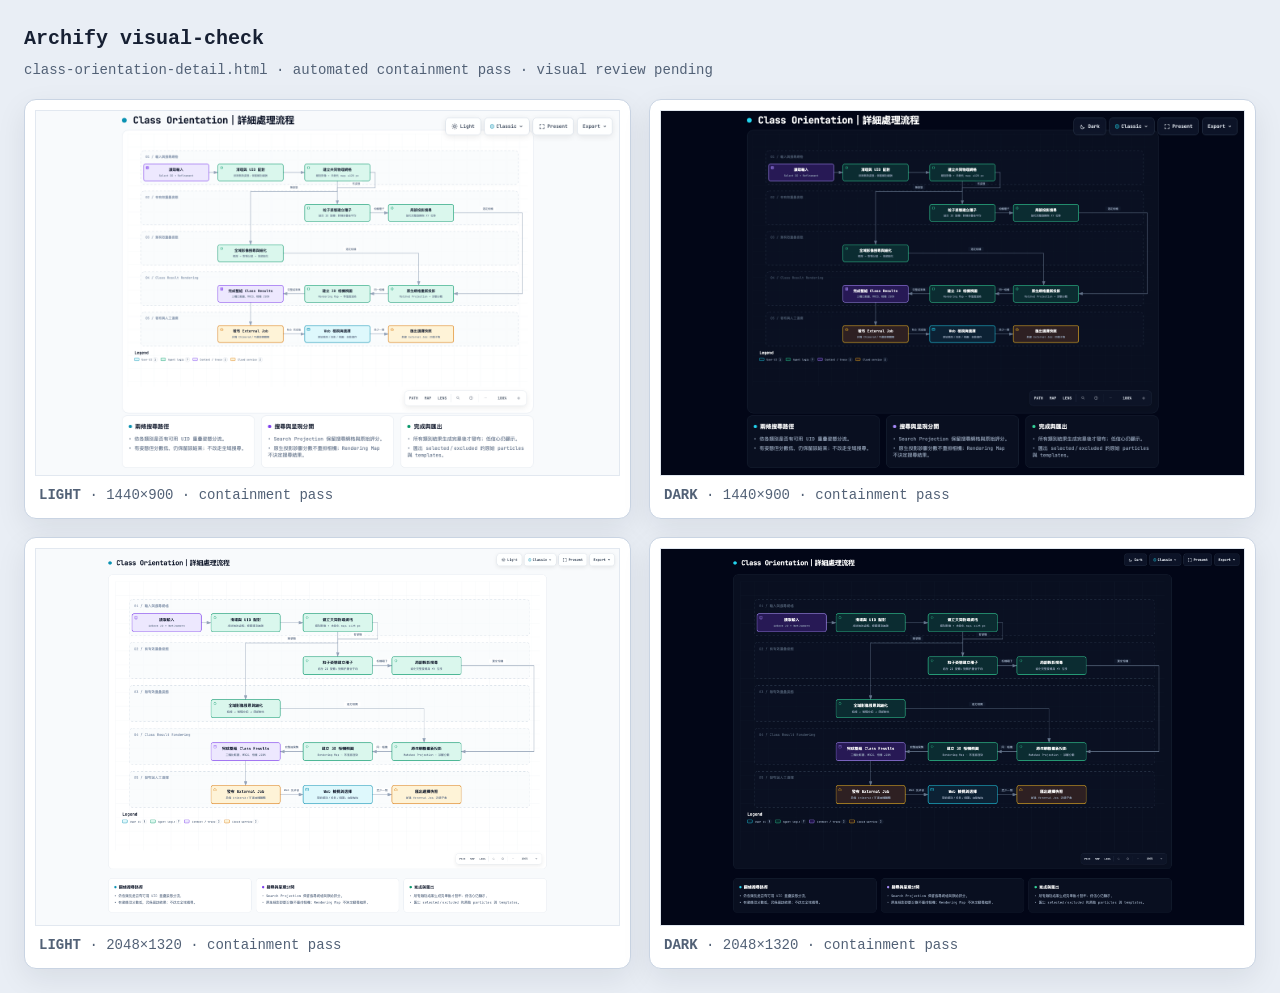
<file: artifacts/class-orientation-detail.visual-check.html>
<!doctype html>
<html lang="en">
<head>
<meta charset="utf-8">
<meta name="viewport" content="width=device-width,initial-scale=1">
<title>Archify visual-check · class-orientation-detail.html</title>
<style>
*{box-sizing:border-box}body{margin:0;padding:24px;background:#e9eef5;color:#172033;font:14px/1.5 ui-monospace,SFMono-Regular,Menlo,Consolas,monospace}header{max-width:1500px;margin:0 auto 18px}h1{margin:0 0 6px;font-size:20px}p{margin:0;color:#526176}.grid{max-width:1500px;margin:auto;display:grid;grid-template-columns:repeat(2,minmax(0,1fr));gap:18px}figure{margin:0;padding:10px;background:white;border:1px solid #c9d4e3;border-radius:12px;box-shadow:0 10px 30px rgba(15,23,42,.08)}img{display:block;width:100%;height:auto;border:1px solid #e2e8f0}figcaption{padding:9px 4px 2px;color:#526176}@media(max-width:900px){.grid{grid-template-columns:1fr}}
</style>
</head>
<body>
<header><h1>Archify visual-check</h1><p>class-orientation-detail.html · automated containment pass · visual review pending</p></header>
<main class="grid">
      <figure>
        <img src="class-orientation-detail.visual-check.1440x900.light.png" alt="light 1440 by 900">
        <figcaption><strong>LIGHT</strong> · 1440×900 · containment pass</figcaption>
      </figure>
      <figure>
        <img src="class-orientation-detail.visual-check.1440x900.dark.png" alt="dark 1440 by 900">
        <figcaption><strong>DARK</strong> · 1440×900 · containment pass</figcaption>
      </figure>
      <figure>
        <img src="class-orientation-detail.visual-check.2048x1320.light.png" alt="light 2048 by 1320">
        <figcaption><strong>LIGHT</strong> · 2048×1320 · containment pass</figcaption>
      </figure>
      <figure>
        <img src="class-orientation-detail.visual-check.2048x1320.dark.png" alt="dark 2048 by 1320">
        <figcaption><strong>DARK</strong> · 2048×1320 · containment pass</figcaption>
      </figure>
</main>
</body>
</html>
</file>
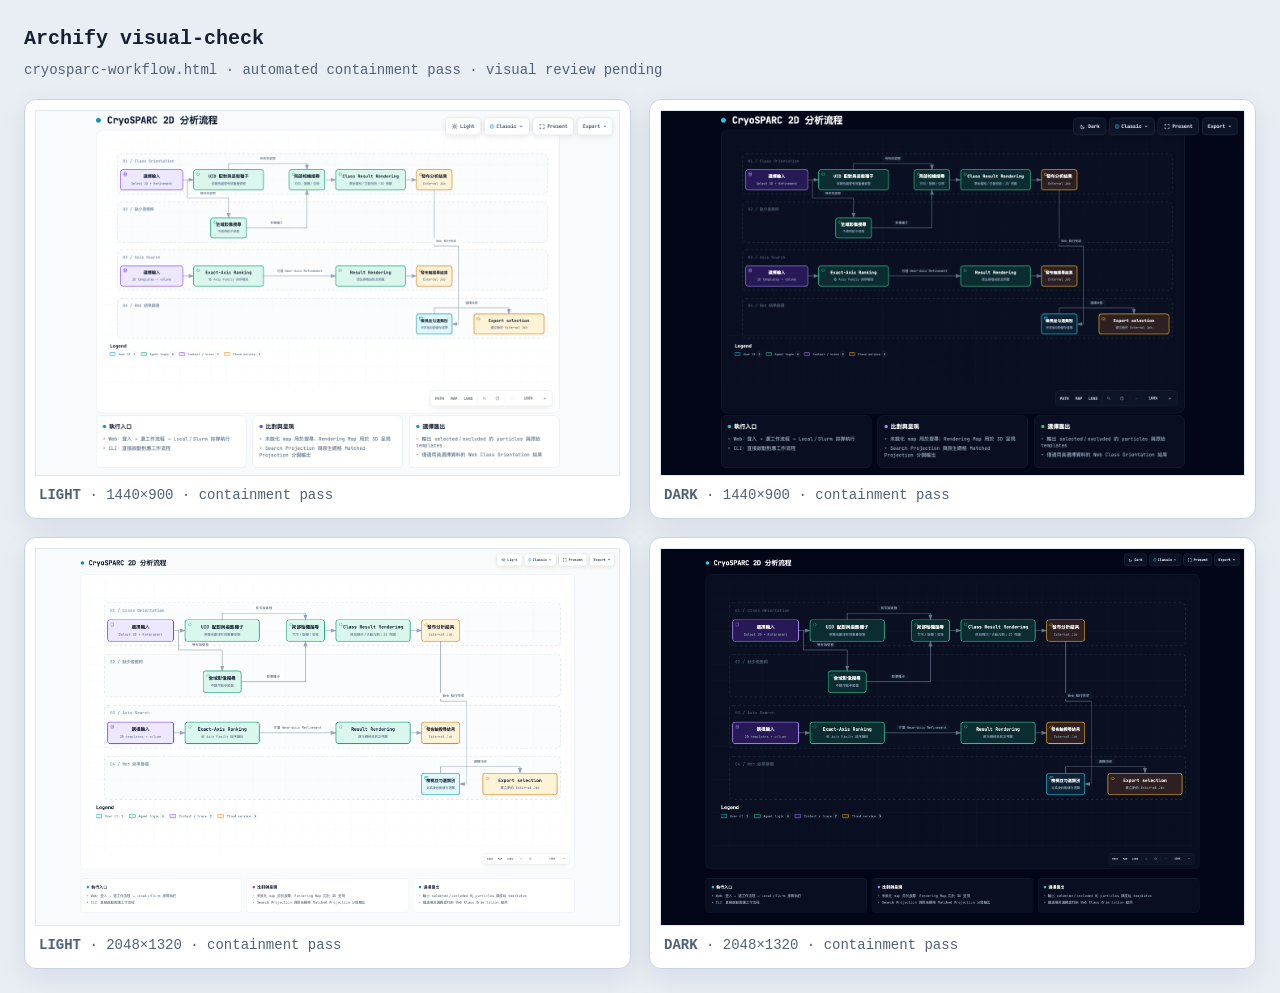
<file: artifacts/cryosparc-workflow.visual-check.html>
<!doctype html>
<html lang="en">
<head>
<meta charset="utf-8">
<meta name="viewport" content="width=device-width,initial-scale=1">
<title>Archify visual-check · cryosparc-workflow.html</title>
<style>
*{box-sizing:border-box}body{margin:0;padding:24px;background:#e9eef5;color:#172033;font:14px/1.5 ui-monospace,SFMono-Regular,Menlo,Consolas,monospace}header{max-width:1500px;margin:0 auto 18px}h1{margin:0 0 6px;font-size:20px}p{margin:0;color:#526176}.grid{max-width:1500px;margin:auto;display:grid;grid-template-columns:repeat(2,minmax(0,1fr));gap:18px}figure{margin:0;padding:10px;background:white;border:1px solid #c9d4e3;border-radius:12px;box-shadow:0 10px 30px rgba(15,23,42,.08)}img{display:block;width:100%;height:auto;border:1px solid #e2e8f0}figcaption{padding:9px 4px 2px;color:#526176}@media(max-width:900px){.grid{grid-template-columns:1fr}}
</style>
</head>
<body>
<header><h1>Archify visual-check</h1><p>cryosparc-workflow.html · automated containment pass · visual review pending</p></header>
<main class="grid">
      <figure>
        <img src="cryosparc-workflow.visual-check.1440x900.light.png" alt="light 1440 by 900">
        <figcaption><strong>LIGHT</strong> · 1440×900 · containment pass</figcaption>
      </figure>
      <figure>
        <img src="cryosparc-workflow.visual-check.1440x900.dark.png" alt="dark 1440 by 900">
        <figcaption><strong>DARK</strong> · 1440×900 · containment pass</figcaption>
      </figure>
      <figure>
        <img src="cryosparc-workflow.visual-check.2048x1320.light.png" alt="light 2048 by 1320">
        <figcaption><strong>LIGHT</strong> · 2048×1320 · containment pass</figcaption>
      </figure>
      <figure>
        <img src="cryosparc-workflow.visual-check.2048x1320.dark.png" alt="dark 2048 by 1320">
        <figcaption><strong>DARK</strong> · 2048×1320 · containment pass</figcaption>
      </figure>
</main>
</body>
</html>
</file>
